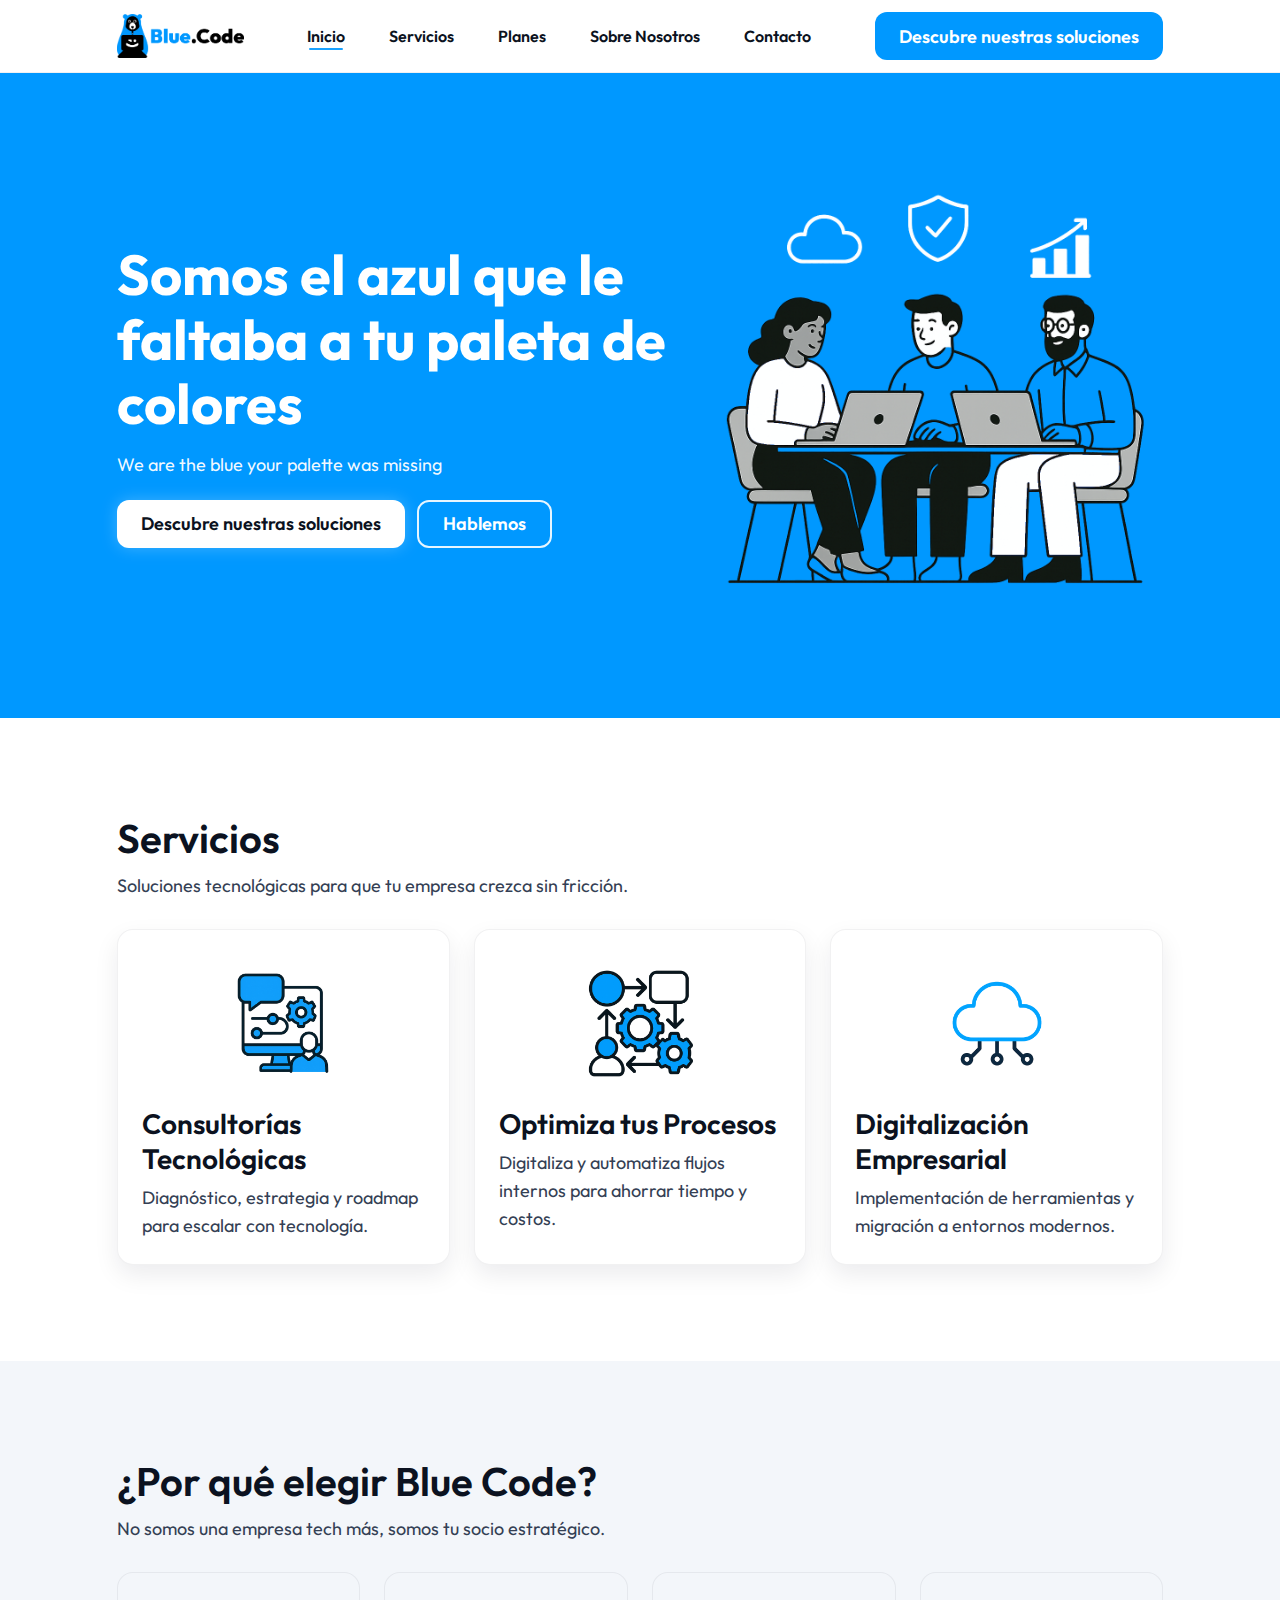
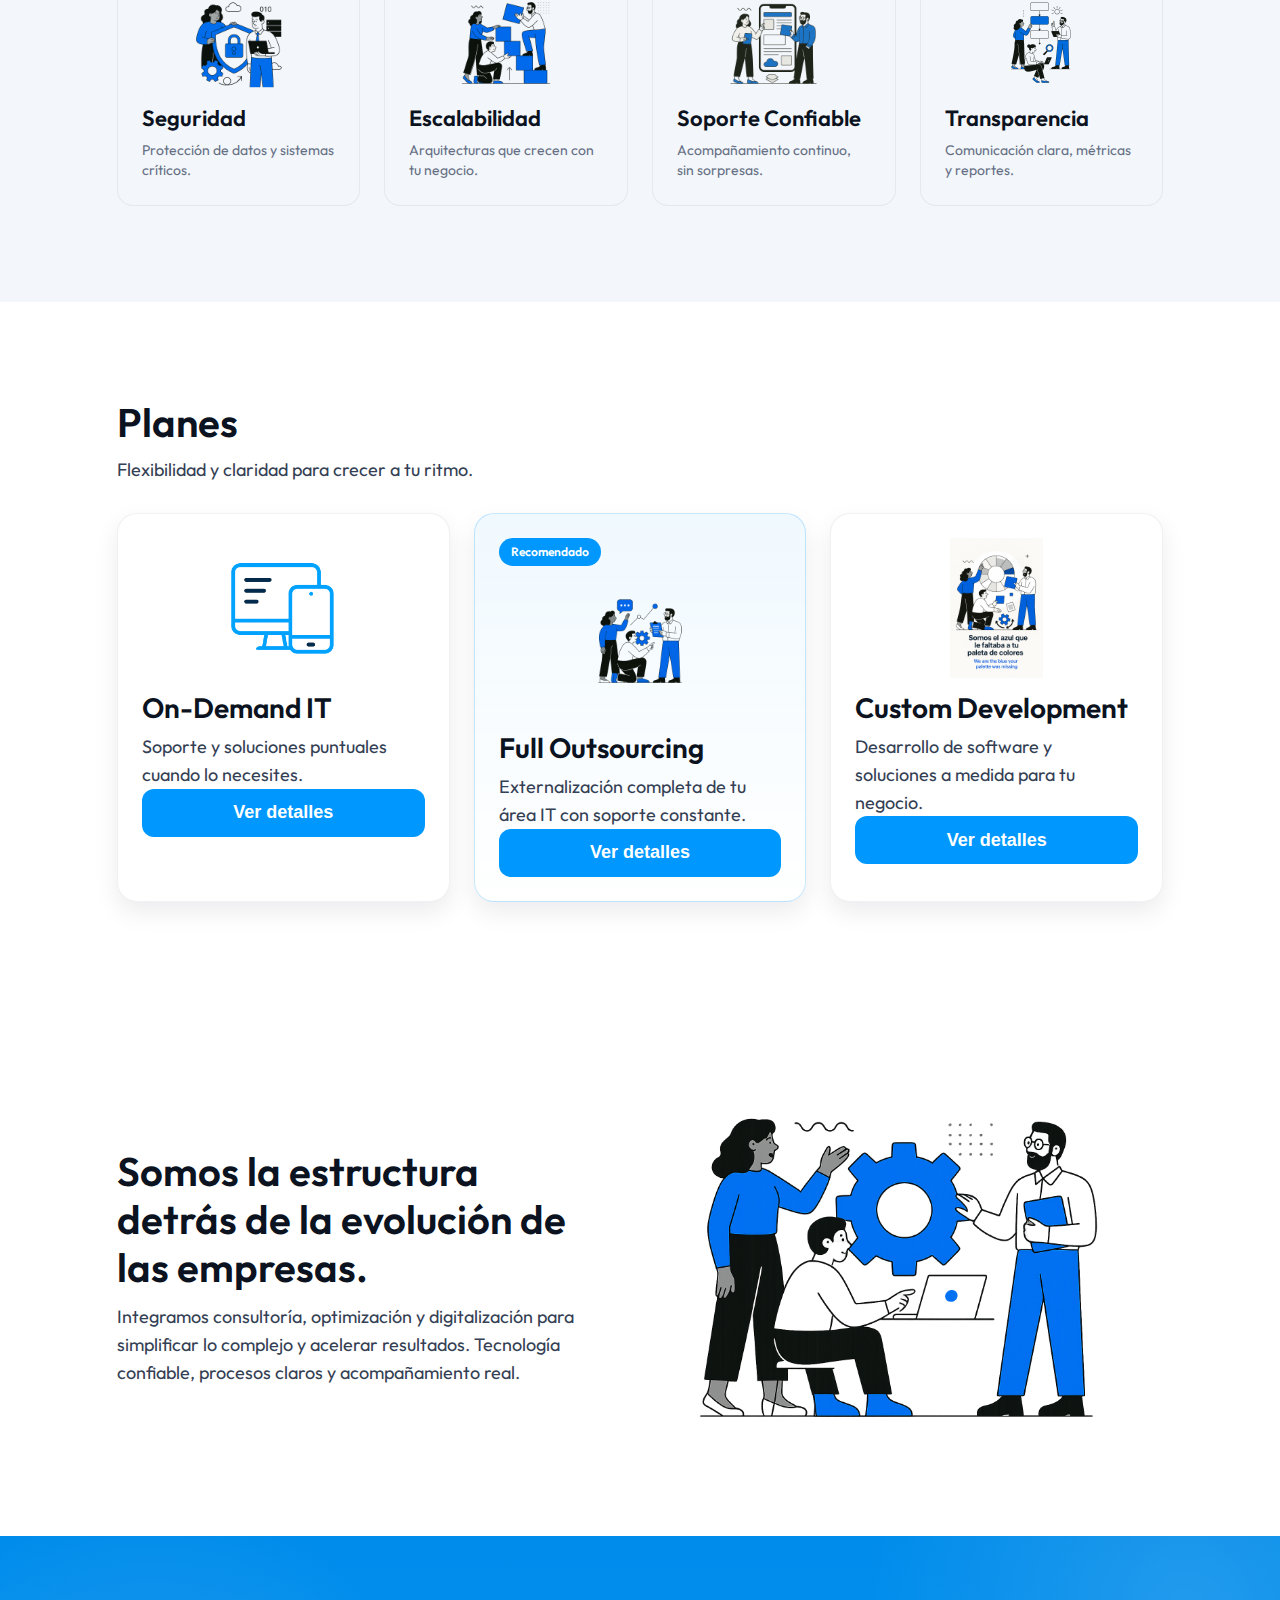
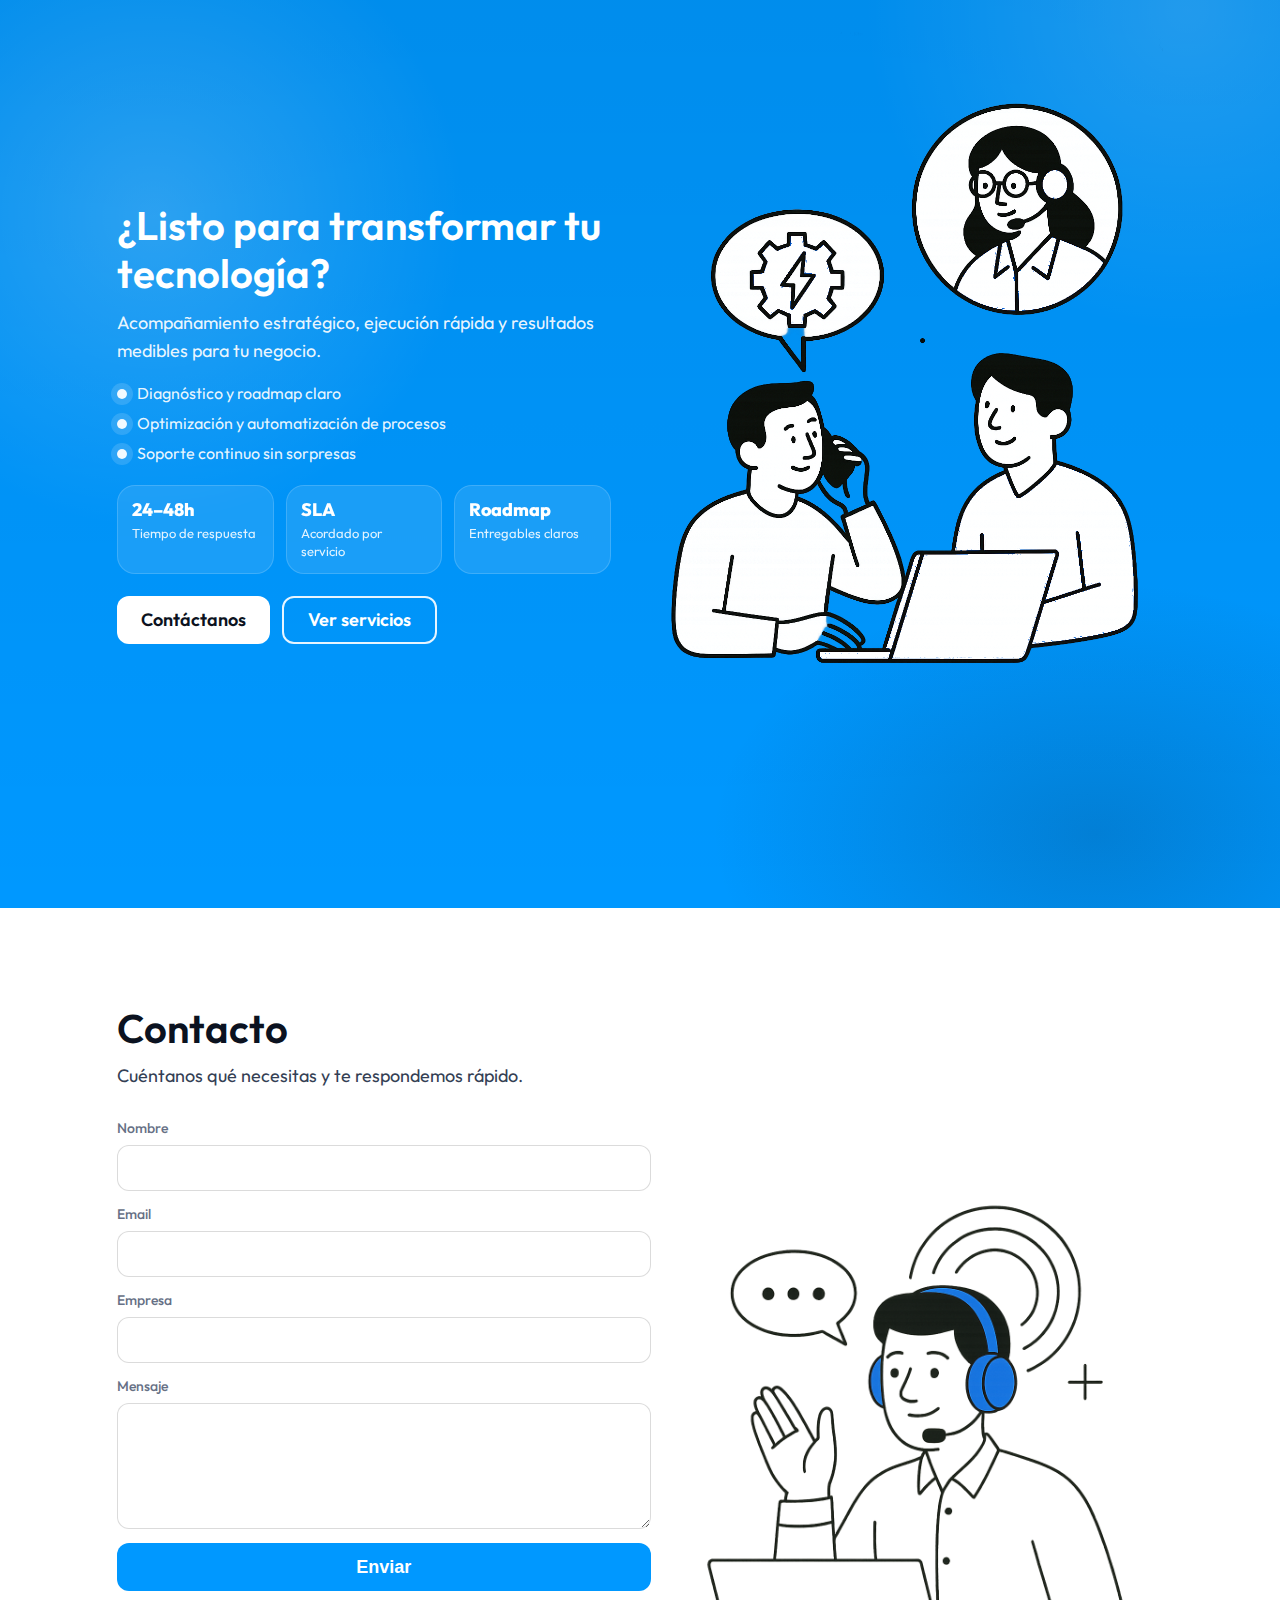
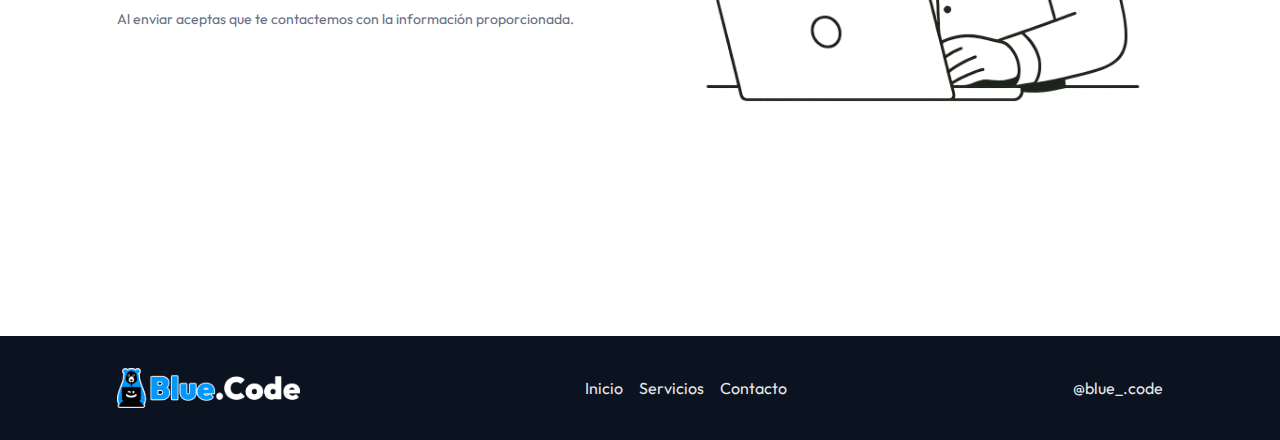
<file: bluecode-web/index.html>
<!doctype html>
<html lang="es">
<head>
  <meta charset="utf-8" />
  <meta name="viewport" content="width=device-width, initial-scale=1" />
  <title>Blue Code — Soluciones Tecnológicas</title>
  <meta name="description" content="Blue Code: consultorías, optimización de procesos y digitalización empresarial." />

  <meta name="theme-color" content="#0098FF" />
  <link rel="icon" type="image/png" href="assets/bluecode/logos/mark-on-blue.png" />
  <link rel="apple-touch-icon" href="assets/bluecode/logos/mark-on-blue.png" />

  <link rel="preconnect" href="https://fonts.googleapis.com">
  <link rel="preconnect" href="https://fonts.gstatic.com" crossorigin>
  <link href="https://fonts.googleapis.com/css2?family=Outfit:wght@300;400;500;600;700&display=swap" rel="stylesheet">

  <link rel="stylesheet" href="css/estilos.css" />
</head>

<body>
  <a class="skip-link" href="#inicio">Saltar al contenido</a>

  <header class="header" id="top">
    <div class="container header__inner">
      <a class="header__brand" href="#inicio" aria-label="Ir a inicio">
        <img src="assets/bluecode/logos/logo-horizontal-transparent.png" alt="Blue Code" class="header__logo" />
      </a>

      <nav class="nav nav--desktop" aria-label="Navegación principal">
        <a class="nav__link" href="#inicio">Inicio</a>
        <a class="nav__link" href="#servicios">Servicios</a>
        <a class="nav__link" href="#planes">Planes</a>
        <a class="nav__link" href="#sobre-nosotros">Sobre Nosotros</a>
        <a class="nav__link" href="#contacto">Contacto</a>
      </nav>

      <div class="header__actions">
        <a class="btn btn--primary header__cta" href="#servicios">Descubre nuestras soluciones</a>

        <button class="icon-btn header__burger" type="button"
                aria-label="Abrir menú"
                aria-controls="mobileMenu"
                aria-expanded="false">
          <span class="icon-btn__bars" aria-hidden="true"></span>
        </button>
      </div>
    </div>
  </header>

  <div class="mobile-menu" id="mobileMenu" aria-hidden="true">
    <div class="mobile-menu__overlay" data-close-menu></div>

    <aside class="mobile-menu__panel" role="dialog" aria-modal="true" aria-label="Menú">
      <div class="mobile-menu__top">
        <img src="assets/bluecode/logos/logo-horizontal-transparent.png" alt="Blue Code" class="mobile-menu__logo" />
        <button class="icon-btn" type="button" aria-label="Cerrar menú" data-close-menu>✕</button>
      </div>

      <nav class="mobile-menu__nav" aria-label="Navegación móvil">
        <a class="mobile-menu__link" href="#inicio">Inicio</a>
        <a class="mobile-menu__link" href="#servicios">Servicios</a>
        <a class="mobile-menu__link" href="#planes">Planes</a>
        <a class="mobile-menu__link" href="#sobre-nosotros">Sobre Nosotros</a>
        <a class="mobile-menu__link" href="#contacto">Contacto</a>
      </nav>

      <a class="btn btn--primary mobile-menu__cta" href="#contacto">Contáctanos</a>
    </aside>
  </div>

  <main>
    <section class="section section--primary" id="inicio">
      <div class="container hero">
        <div class="hero__content">
          <h1 class="h1">Somos el azul que le faltaba a tu paleta de colores</h1>
          <p class="hero__sub">We are the blue your palette was missing</p>

          <div class="hero__buttons">
            <a class="btn btn--glow" href="#servicios">Descubre nuestras soluciones</a>
            <a class="btn btn--secondary" href="#contacto">Hablemos</a>
          </div>
        </div>

        <div class="hero__visual">
          <img src="assets/bluecode/illustrations/hero.png" alt="Ilustración Blue Code" class="hero__img" />
        </div>
      </div>
    </section>

    <section class="section" id="servicios">
      <div class="container">
        <header class="section__header">
          <h2 class="h2">Servicios</h2>
          <p class="section__lead">Soluciones tecnológicas para que tu empresa crezca sin fricción.</p>
        </header>

        <div class="grid grid--3">
          <article class="card card--service">
            <img class="card__img" src="assets/bluecode/illustrations/service-consulting.png" alt="Consultorías" />
            <h3 class="h3">Consultorías Tecnológicas</h3>
            <p class="body">Diagnóstico, estrategia y roadmap para escalar con tecnología.</p>
          </article>

          <article class="card card--service">
            <img class="card__img" src="assets/bluecode/illustrations/service-optimization.png" alt="Optimización de procesos" />
            <h3 class="h3">Optimiza tus Procesos</h3>
            <p class="body">Digitaliza y automatiza flujos internos para ahorrar tiempo y costos.</p>
          </article>

          <article class="card card--service">
            <img class="card__img" src="assets/bluecode/illustrations/service-digitalization.png" alt="Digitalización empresarial" />
            <h3 class="h3">Digitalización Empresarial</h3>
            <p class="body">Implementación de herramientas y migración a entornos modernos.</p>
          </article>
        </div>
      </div>
    </section>

    <section class="section section--muted" id="valores">
      <div class="container">
        <header class="section__header">
          <h2 class="h2">¿Por qué elegir Blue Code?</h2>
          <p class="section__lead">No somos una empresa tech más, somos tu socio estratégico.</p>
        </header>

        <div class="grid grid--4">
          <article class="card card--value">
            <img class="card__img card__img--sm" src="assets/bluecode/illustrations/value-security.png" alt="Seguridad" />
            <h3 class="h3 h3--sm">Seguridad</h3>
            <p class="caption">Protección de datos y sistemas críticos.</p>
          </article>

          <article class="card card--value">
            <img class="card__img card__img--sm" src="assets/bluecode/illustrations/value-scalability.png" alt="Escalabilidad" />
            <h3 class="h3 h3--sm">Escalabilidad</h3>
            <p class="caption">Arquitecturas que crecen con tu negocio.</p>
          </article>

          <article class="card card--value">
            <img class="card__img card__img--sm" src="assets/bluecode/illustrations/value-support.png" alt="Soporte confiable" />
            <h3 class="h3 h3--sm">Soporte Confiable</h3>
            <p class="caption">Acompañamiento continuo, sin sorpresas.</p>
          </article>

          <article class="card card--value">
            <img class="card__img card__img--sm" src="assets/bluecode/illustrations/value-transparency.png" alt="Transparencia" />
            <h3 class="h3 h3--sm">Transparencia</h3>
            <p class="caption">Comunicación clara, métricas y reportes.</p>
          </article>
        </div>
      </div>
    </section>

    <section class="section" id="planes">
      <div class="container">
        <header class="section__header">
          <h2 class="h2">Planes</h2>
          <p class="section__lead">Flexibilidad y claridad para crecer a tu ritmo.</p>
        </header>

        <div class="grid grid--3">
          <article class="card card--plan">
            <img class="card__img" src="assets/bluecode/illustrations/plan-ondemand.png" alt="On-Demand IT" />
            <h3 class="h3">On-Demand IT</h3>
            <p class="body">Soporte y soluciones puntuales cuando lo necesites.</p>
            <button class="btn btn--primary btn--full"
                    type="button"
                    data-open-plan="ondemand"
                    aria-haspopup="dialog"
                    aria-controls="planModal">
              Ver detalles
            </button>
          </article>

          <article class="card card--plan card--featured">
            <div class="badge">Recomendado</div>
            <img class="card__img" src="assets/bluecode/illustrations/plan-outsourcing.png" alt="Full Outsourcing" />
            <h3 class="h3">Full Outsourcing</h3>
            <p class="body">Externalización completa de tu área IT con soporte constante.</p>
            <button class="btn btn--primary btn--full"
                    type="button"
                    data-open-plan="outsourcing"
                    aria-haspopup="dialog"
                    aria-controls="planModal">
              Ver detalles
            </button>
          </article>

          <article class="card card--plan">
            <img class="card__img" src="assets/bluecode/illustrations/plan-custom.png" alt="Custom Development" />
            <h3 class="h3">Custom Development</h3>
            <p class="body">Desarrollo de software y soluciones a medida para tu negocio.</p>
            <button class="btn btn--primary btn--full"
                    type="button"
                    data-open-plan="custom"
                    aria-haspopup="dialog"
                    aria-controls="planModal">
              Ver detalles
            </button>
          </article>
        </div>
      </div>
    </section>

    <section class="section" id="sobre-nosotros">
      <div class="container split">
        <div class="split__text">
          <h2 class="h2">Somos la estructura detrás de la evolución de las empresas.</h2>
          <p class="body">
            Integramos consultoría, optimización y digitalización para simplificar lo complejo
            y acelerar resultados. Tecnología confiable, procesos claros y acompañamiento real.
          </p>
        </div>
        <div class="split__visual">
          <img src="assets/bluecode/illustrations/about.png" alt="Equipo Blue Code" class="split__img" />
        </div>
      </div>
    </section>

    <section class="section section--primary section--cta">
      <div class="container cta">
        <div class="cta__text">
          <h2 class="h2 h2--white">¿Listo para transformar tu tecnología?</h2>
          <p class="cta__sub">Acompañamiento estratégico, ejecución rápida y resultados medibles para tu negocio.</p>
          <ul class="cta__points" aria-label="Beneficios">
            <li>Diagnóstico y roadmap claro</li>
            <li>Optimización y automatización de procesos</li>
            <li>Soporte continuo sin sorpresas</li>
          </ul>

          <div class="cta__stats" aria-label="Indicadores">
            <div class="cta__stat">
              <div class="cta__statValue">24–48h</div>
              <div class="cta__statLabel">Tiempo de respuesta</div>
            </div>
            <div class="cta__stat">
              <div class="cta__statValue">SLA</div>
              <div class="cta__statLabel">Acordado por servicio</div>
            </div>
            <div class="cta__stat">
              <div class="cta__statValue">Roadmap</div>
              <div class="cta__statLabel">Entregables claros</div>
            </div>
          </div>

          <div class="cta__actions">
            <a class="btn btn--white" href="#contacto">Contáctanos</a>
            <a class="btn btn--secondary" href="#servicios">Ver servicios</a>
          </div>
        </div>
        <div class="cta__visual">
          <img src="assets/bluecode/illustrations/cta.png" alt="CTA Blue Code" class="cta__img" />
        </div>
      </div>
    </section>

    <section class="section" id="contacto">
      <div class="container contact">
        <header class="section__header">
          <h2 class="h2">Contacto</h2>
          <p class="section__lead">Cuéntanos qué necesitas y te respondemos rápido.</p>
        </header>

        <div class="contact__grid">
          <form class="form" novalidate>
            <label class="field">
              <span class="field__label">Nombre</span>
              <input class="input" type="text" name="nombre" autocomplete="name" required />
            </label>

            <label class="field">
              <span class="field__label">Email</span>
              <input class="input" type="email" name="email" autocomplete="email" required />
            </label>

            <label class="field">
              <span class="field__label">Empresa</span>
              <input class="input" type="text" name="empresa" autocomplete="organization" />
            </label>

            <label class="field">
              <span class="field__label">Mensaje</span>
              <textarea class="textarea" name="mensaje" rows="5" required></textarea>
            </label>

            <button class="btn btn--primary" type="submit">Enviar</button>
            <p class="caption form__note">Al enviar aceptas que te contactemos con la información proporcionada.</p>
          </form>

          <div class="contact__visual">
            <img src="assets/bluecode/illustrations/contact.png" alt="Contacto Blue Code" class="contact__img" />
          </div>
        </div>
      </div>
    </section>
  </main>

  <footer class="footer">
    <div class="container footer__inner">
      <a class="footer__brand" href="#inicio" aria-label="Ir a inicio">
        <img src="assets/bluecode/logos/logo-footer-on-dark.png" alt="Blue Code" class="footer__logo" />
      </a>

      <nav class="footer__nav" aria-label="Navegación footer">
        <a href="#inicio">Inicio</a>
        <a href="#servicios">Servicios</a>
        <a href="#contacto">Contacto</a>
      </nav>

      <div class="footer__social">
        <a href="#" aria-label="Instagram">@blue_.code</a>
      </div>
    </div>
  </footer>

  <!-- Plan Modal -->
  <div class="modal" id="planModal" aria-hidden="true">
    <div class="modal__overlay" data-close-modal></div>

    <aside class="modal__panel" role="dialog" aria-modal="true" aria-label="Detalles del plan">
      <div class="modal__top">
        <div>
          <div class="modal__kicker">Plan</div>
          <h3 class="modal__title" id="planModalTitle">Plan</h3>
        </div>
        <button class="icon-btn" type="button" aria-label="Cerrar" data-close-modal>✕</button>
      </div>

      <p class="modal__desc" id="planModalDesc"></p>

      <ul class="modal__list" id="planModalList" aria-label="Incluye"></ul>

      <div class="modal__actions">
        <a class="btn btn--primary btn--full" id="planModalWhatsApp" href="#" target="_blank" rel="noopener">Contactar por WhatsApp</a>
        <a class="btn btn--secondary btn--full" id="planModalTelegram" href="#" target="_blank" rel="noopener">Contactar por Telegram</a>
      </div>

      <p class="caption modal__note">Te responderemos lo antes posible con la mejor recomendación para tu caso.</p>
    </aside>
  </div>

  <script src="js/main.js"></script>
</body>
</html>
</file>
<file: bluecode-web/css/estilos.css>
:root{
  --primary:#0098FF;
  /* Neutros: negro ligeramente azulado (más consistente con el brand) */
  --black:#0B1220;
  --white:#fff;
  --muted:#F3F6FA;
  --text-muted:#344054;
  --text-muted-2:#667085;

  --header-bg: var(--white);
  --header-fg: var(--black);
  --border-soft: rgba(11,18,32,.10);
  --border-softer: rgba(11,18,32,.06);

  --radius-12:12px;
  --radius-16:16px;
  --radius-20:20px;

  /* Sombras más suaves para un look más fluido (menos “tarjeta”) */
  --shadow-card: 0 10px 24px rgba(11,18,32,.08);
  --shadow-hover: 0 18px 46px rgba(11,18,32,.12);

  --container:1200px;
  --padX: clamp(16px, 6vw, 120px);
}

*{ box-sizing:border-box; }
html{ scroll-behavior:smooth; }
body{
  margin:0;
  font-family:"Outfit", system-ui, -apple-system, Segoe UI, Roboto, Arial, sans-serif;
  color:var(--black);
  background:var(--white);
  overflow-x:hidden; /* evita scroll horizontal por elementos anchos en móvil */
}
img{ max-width:100%; height:auto; display:block; }

.skip-link{ position:absolute; left:-999px; top:auto; }
.skip-link:focus{
  left:16px; top:16px;
  padding:10px 12px;
  background:var(--white);
  border-radius:10px;
  outline:2px solid var(--primary);
  z-index:9999;
}

.container{
  max-width: var(--container);
  margin: 0 auto;
  padding-inline: var(--padX);
}

/* Typography */
.h1{ font-size:56px; font-weight:700; line-height:1.15; margin:0 0 16px; }
.h2{ font-size:40px; font-weight:600; line-height:1.2; margin:0 0 12px; }
.h2--white{ color:var(--white); }
.h3{ font-size:28px; font-weight:600; line-height:1.25; margin:0 0 8px; }
.h3--sm{ font-size:22px; }
.body{ font-size:18px; line-height:1.55; margin:0; color:var(--text-muted); }
.caption{ font-size:14px; line-height:1.45; margin:0; color:var(--text-muted-2); }

/* Sections */
.section{ padding-block:96px; }
.section--muted{ background:var(--muted); }
.section--primary{ background:var(--primary); color:var(--white); }
.section{ scroll-margin-top: 92px; }

.section__header{ margin-bottom:32px; }
.section__lead{ margin:0; font-size:18px; color:var(--text-muted); }
.section--primary .section__lead{ color:rgba(255,255,255,.9); }

/* Header */
.header{
  position:sticky; top:0; z-index:50;
  background:var(--header-bg);
  border-bottom:1px solid var(--border-softer);
}
.header__inner{
  height:72px;
  display:flex;
  align-items:center;
  justify-content:space-between;
  gap:16px;
}
.header__brand{
  display:flex;
  align-items:center;
  gap:12px;
  text-decoration:none;
}
.header__logo{ height:44px; width:auto; }

.nav--desktop{
  display:flex; gap:32px;
  align-items:center;
}
.nav__link{
  text-decoration:none;
  color:var(--header-fg);
  font-weight:600;
  font-size:16px;
  padding:10px 6px;
  border-radius:10px;
  position:relative;
  transition:color .18s ease;
}
.nav__link:focus{ outline:2px solid var(--primary); outline-offset:3px; }
.nav__link::after{
  content:"";
  position:absolute;
  left:8px;
  right:8px;
  bottom:6px;
  height:2px;
  border-radius:999px;
  background:var(--primary);
  transform:scaleX(0);
  transform-origin:left;
  transition:transform .18s ease;
  opacity:.9;
}
.nav__link:hover::after{ transform:scaleX(1); }
.nav__link.is-active::after{ transform:scaleX(1); }

.header__actions{ display:flex; align-items:center; gap:12px; }
.header__cta{ display:inline-flex; }

.icon-btn{
  height:44px; width:44px;
  border:0; background:transparent;
  border-radius:12px;
  display:inline-flex;
  align-items:center;
  justify-content:center;
  cursor:pointer;
}
.icon-btn:focus{ outline:2px solid var(--primary); outline-offset:3px; }
.icon-btn:hover{ background:rgba(0,0,0,.06); }
.icon-btn__bars{
  width:22px; height:2px; background:var(--header-fg);
  position:relative; display:block; border-radius:2px;
}
.icon-btn__bars::before,
.icon-btn__bars::after{
  content:""; position:absolute; left:0;
  width:22px; height:2px; background:var(--header-fg);
  border-radius:2px;
}
.icon-btn__bars::before{ top:-7px; }
.icon-btn__bars::after{ top:7px; }

.header__burger{ display:none; }

/* Buttons */
.btn{
  text-decoration:none;
  border:0;
  cursor:pointer;
  display:inline-flex;
  align-items:center;
  justify-content:center;
  gap:10px;
  height:48px;
  padding:0 24px;
  border-radius:var(--radius-12);
  font-weight:600;
  font-size:18px;
  transition:transform .18s ease, box-shadow .18s ease, background .18s ease, color .18s ease;
}
.btn:focus{ outline:2px solid var(--primary); outline-offset:3px; }

.btn--primary{ background:var(--primary); color:var(--white); }
.btn--primary:hover{ box-shadow:0 0 16px rgba(0,152,255,.35); transform:translateY(-1px); }

.btn--secondary{
  background:transparent;
  color:var(--primary);
  border:2px solid var(--primary);
}
.section--primary .btn--secondary{
  color:var(--white);
  border-color:rgba(255,255,255,.90);
}
.section--primary .btn--secondary:hover{
  background:rgba(255,255,255,.12);
}
.btn--secondary:hover{
  transform:translateY(-1px);
  background:rgba(0,152,255,.10);
}

.btn--glow{
  background:var(--white);
  color:var(--black);
  box-shadow:0 0 16px rgba(255,255,255,.25);
}
.btn--glow:hover{ box-shadow:0 0 24px rgba(255,255,255,.35); transform:translateY(-1px); }

.btn--white{ background:var(--white); color:var(--black); }
.btn--white:hover{ box-shadow:0 0 16px rgba(255,255,255,.35); transform:translateY(-1px); }
.btn--full{ width:100%; }

/* Hero */
.hero{
  display:grid;
  grid-template-columns: 1.1fr .9fr;
  gap:40px;
  align-items:center;
}
.hero__sub{
  font-size:18px;
  margin:0 0 24px;
  color:rgba(255,255,255,.95);
}
.hero__buttons{ display:flex; gap:12px; flex-wrap:wrap; }
.hero__img{
  width:100%;
  max-width:560px;
  margin-left:auto;
}

/* Grids */
.grid{ display:grid; gap:24px; }
.grid--3{ grid-template-columns: repeat(3, 1fr); }
.grid--4{ grid-template-columns: repeat(4, 1fr); }

/* Cards */
.card{
  background:var(--white);
  border-radius:var(--radius-16);
  padding:24px;
  box-shadow:var(--shadow-card);
  border:1px solid var(--border-softer);
  transition:transform .18s ease, box-shadow .18s ease, background .18s ease, border-color .18s ease;
}
.card:hover{
  transform:none;
  box-shadow:var(--shadow-hover);
  border-color:rgba(0,152,255,.22);
}
.card__img{
  width:100%;
  height:140px;
  object-fit:contain;
  margin-bottom:12px;
  border-radius:14px;
}
.card__img--sm{ height:96px; }

.card--value{
  background:var(--muted);
  box-shadow:none;
  border:1px solid var(--border-softer);
}
.card--value:hover{
  background:var(--white);
  border-color:rgba(0,152,255,.35);
  box-shadow:var(--shadow-hover);
}

/* Valores (sin cards, más fluido) */
.values{ align-items:start; }
.value{
  display:flex;
  flex-direction:column;
  gap:10px;
  padding:8px 0;
}
.value__img{
  width:100%;
  height:110px;
  object-fit:contain;
  background:transparent;
  filter: drop-shadow(0 10px 18px rgba(11,18,32,.14));
}

.card--plan{ border-radius:var(--radius-20); }
.card--featured{
  outline:none;
  background:linear-gradient(180deg, rgba(0,152,255,.06), rgba(0,152,255,0));
  border-color:rgba(0,152,255,.22);
}

.badge{
  display:inline-flex;
  align-items:center;
  height:28px;
  padding:0 12px;
  border-radius:999px;
  background:var(--primary);
  color:var(--white);
  font-weight:600;
  font-size:12px;
  margin-bottom:12px;
}

/* Split (About) */
.split{
  display:grid;
  grid-template-columns: 1.1fr .9fr;
  gap:40px;
  align-items:center;
}
.split__img{ max-width:520px; margin-left:auto; }

/* CTA */
.cta{
  display:grid;
  grid-template-columns: 1.1fr .9fr;
  gap:32px;
  align-items:center;
}
.section--cta{
  position:relative;
  overflow:hidden;
}
.section--cta::before{
  content:"";
  position:absolute;
  inset:-200px -120px;
  background:
    radial-gradient(520px 520px at 18% 35%, rgba(255,255,255,.18), transparent 60%),
    radial-gradient(520px 520px at 86% 20%, rgba(255,255,255,.14), transparent 62%),
    radial-gradient(640px 420px at 80% 80%, rgba(11,18,32,.18), transparent 60%);
  pointer-events:none;
}
.section--cta::after{
  content:"";
  position:absolute;
  inset:0;
  background:
    linear-gradient(180deg, rgba(0,0,0,.08), rgba(0,0,0,0));
  pointer-events:none;
}
.cta > *{ position:relative; z-index:1; }

.cta__text{ max-width:560px; }
.cta__sub{
  margin:0 0 18px;
  font-size:18px;
  line-height:1.55;
  color:rgba(255,255,255,.92);
}
.cta__points{
  margin:0 0 22px;
  padding:0;
  list-style:none;
  display:grid;
  gap:10px;
}
.cta__points li{
  display:flex;
  align-items:flex-start;
  gap:10px;
  color:rgba(255,255,255,.92);
}
.cta__points li::before{
  content:"";
  width:10px;
  height:10px;
  margin-top:6px;
  border-radius:999px;
  background:rgba(255,255,255,.95);
  box-shadow:0 0 0 6px rgba(255,255,255,.14);
  flex:0 0 auto;
}
.cta__actions{ display:flex; gap:12px; flex-wrap:wrap; }
.cta__stats{
  display:grid;
  grid-template-columns: repeat(3, minmax(0, 1fr));
  gap:12px;
  margin: 0 0 22px;
}
.cta__stat{
  border-radius:18px;
  padding:14px 14px 12px;
  background:rgba(255,255,255,.10);
  border:1px solid rgba(255,255,255,.16);
  backdrop-filter: blur(6px);
}
.cta__statValue{
  font-weight:800;
  font-size:18px;
  line-height:1.1;
  color:var(--white);
}
.cta__statLabel{
  margin-top:6px;
  font-size:13px;
  line-height:1.35;
  color:rgba(255,255,255,.88);
}
.cta__img{
  max-width:520px;
  margin-left:auto;
}

/* Contact */
.contact__grid{
  display:grid;
  grid-template-columns: 1fr .9fr;
  gap:32px;
  align-items:start;
}
.contact__img{
  width:100%;
  max-width:520px;
  margin-left:auto;
}
.form{ display:flex; flex-direction:column; gap:14px; }
.field{ display:flex; flex-direction:column; gap:8px; }
.field__label{ font-size:14px; color:var(--text-muted-2); font-weight:500; }

.input, .textarea{
  width:100%;
  border-radius:12px;
  border:1px solid rgba(0,0,0,.14);
  padding:12px 14px;
  font-family:inherit;
  font-size:16px;
  outline:none;
  transition:box-shadow .15s ease, border-color .15s ease;
}
.input:focus, .textarea:focus{
  border-color:rgba(0,152,255,.9);
  box-shadow:0 0 0 2px rgba(0,152,255,.35);
}
.form__note{ margin-top:4px; }

/* Footer */
.footer{
  background:var(--black);
  color:var(--white);
  padding-block:32px;
}
.footer__brand{
  display:inline-flex;
  align-items:center;
  gap:12px;
  padding:0;
  border-radius:0;
  background:transparent;
  text-decoration:none;
}
.footer__inner{
  display:flex;
  align-items:center;
  justify-content:space-between;
  gap:16px;
  flex-wrap:wrap;
}
.footer__brand{ flex:0 0 auto; }
.footer__mark{ height:40px; width:auto; flex:0 0 auto; }
.footer__logo{
  height:40px;
  width:auto;
  max-width:none;
  flex:0 0 auto;
}
.footer__brandText{
  color:var(--white);
  font-weight:700;
  font-size:24px;
  line-height:1;
  letter-spacing:.2px;
}
.footer__brandBlue{ color:var(--primary); }
.footer__brandDot{ color:var(--white); }
.footer__nav{ display:flex; gap:16px; }
.footer__nav a, .footer__social a{
  color:var(--white);
  text-decoration:none;
  opacity:.9;
}
.footer__nav a:hover, .footer__social a:hover{ opacity:1; }

/* Mobile Menu */
.mobile-menu{
  position:fixed;
  inset:0;
  display:none;
  z-index:100;
}
.mobile-menu.is-open{ display:block; }
.mobile-menu__overlay{
  position:absolute;
  inset:0;
  background:rgba(0,0,0,.25);
}
.mobile-menu__panel{
  position:absolute;
  top:0; right:0;
  height:100%;
  width:min(280px, 86vw);
  background:var(--white);
  box-shadow:-4px 0 16px rgba(0,0,0,.15);
  padding:24px;
  display:flex;
  flex-direction:column;
  gap:24px;
  transform:translateX(100%);
  transition:transform .25s ease;
}
.mobile-menu.is-open .mobile-menu__panel{ transform:translateX(0); }

.mobile-menu__top{
  display:flex;
  align-items:center;
  justify-content:space-between;
  gap:12px;
}
.mobile-menu__logo{ height:34px; width:auto; }

.mobile-menu__nav{
  display:flex;
  flex-direction:column;
  gap:16px;
}
.mobile-menu__link{
  text-decoration:none;
  color:var(--black);
  font-weight:600;
  font-size:18px;
  padding:10px 10px;
  border-radius:12px;
}
.mobile-menu__link:hover{ background:rgba(0,152,255,.08); }
.mobile-menu__cta{ margin-top:auto; }

/* Modal (Plans) */
.modal{
  position:fixed;
  inset:0;
  display:none;
  z-index:200;
}
.modal.is-open{ display:block; }
.modal__overlay{
  position:absolute;
  inset:0;
  background:rgba(11,18,32,.45);
}
.modal__panel{
  position:absolute;
  left:50%;
  top:50%;
  transform:translate(-50%, -50%);
  width:min(560px, calc(100vw - 32px));
  max-height:min(640px, calc(100vh - 32px));
  overflow:auto;
  background:var(--white);
  border-radius:24px;
  box-shadow:0 24px 70px rgba(11,18,32,.35);
  padding:22px;
}
.modal__top{
  display:flex;
  align-items:flex-start;
  justify-content:space-between;
  gap:12px;
  margin-bottom:10px;
}
.modal__kicker{
  font-size:12px;
  font-weight:700;
  text-transform:uppercase;
  letter-spacing:.12em;
  color:var(--text-muted-2);
}
.modal__title{
  margin:4px 0 0;
  font-size:26px;
  line-height:1.2;
}
.modal__desc{
  margin:10px 0 14px;
  color:var(--text-muted);
  font-size:16px;
  line-height:1.6;
}
.modal__list{
  margin:0 0 18px;
  padding:0;
  list-style:none;
  display:grid;
  gap:10px;
}
.modal__list li{
  display:flex;
  gap:10px;
  align-items:flex-start;
  padding:10px 12px;
  border-radius:14px;
  background:var(--muted);
  border:1px solid var(--border-softer);
}
.modal__list li::before{
  content:"";
  width:10px;
  height:10px;
  margin-top:6px;
  border-radius:999px;
  background:var(--primary);
  box-shadow:0 0 0 6px rgba(0,152,255,.14);
  flex:0 0 auto;
}
.modal__actions{
  display:grid;
  gap:10px;
}
.modal__note{ margin-top:12px; }

/* Responsive */
@media (max-width: 980px){
  .grid--4{ grid-template-columns: repeat(2, 1fr); }
  .grid--3{ grid-template-columns: repeat(2, 1fr); }
  .hero, .split, .cta, .contact__grid{ grid-template-columns: 1fr; }
  .hero__img, .split__img, .cta__img{ margin:0; max-width:520px; }
  .contact__img{ margin:0; max-width:520px; }
  .hero__buttons{ justify-content:flex-start; }
}
@media (max-width: 760px){
  .nav--desktop{ display:none; }
  .header__cta{ display:none; }
  .header__burger{ display:inline-flex; }
  .grid--3{ grid-template-columns: 1fr; }
  .section{ padding-block:64px; }
  .h1{ font-size:40px; }
  .h2{ font-size:30px; }
  .h3{ font-size:24px; }

  .header__logo{ height:40px; }
  .btn{
    height:46px;
    font-size:17px;
    max-width:100%;
  }
  .btn--full{ height:48px; }
  .card{ padding:20px; }
  .card__img{ height:128px; padding:10px; }
  .card__img--sm{ height:90px; }

  .footer__mark{ height:36px; }
  .footer__logo{ height:36px; }
  .footer__brandText{ font-size:22px; }

  .footer__inner{
    flex-direction:column;
    align-items:flex-start;
    gap:18px;
  }
  .footer__nav{ flex-wrap:wrap; }

  .cta__sub{ font-size:17px; }
  .cta__stats{ grid-template-columns: 1fr; }

  .modal__panel{ padding:18px; }
  .modal__title{ font-size:22px; }
}

@media (max-width: 480px){
  .section{ padding-block:56px; }
  .h1{ font-size:34px; line-height:1.15; }
  .h2{ font-size:26px; }
  .h3{ font-size:22px; }
  .body{ font-size:16px; }

  /* Botones largos: mejor apilados */
  .hero__buttons,
  .cta__actions{
    flex-direction:column;
    align-items:stretch;
  }
  .hero__buttons .btn,
  .cta__actions .btn{
    width:100%;
  }

  /* Centrar visuales en layouts de 1 columna */
  .hero__img,
  .split__img,
  .cta__img,
  .contact__img{
    margin-inline:auto;
  }

  /* Evitar que el logo del footer fuerce ancho */
  .footer__logo{
    height:auto;
    width:min(240px, 72vw);
    max-width:100%;
  }
}
</file>
